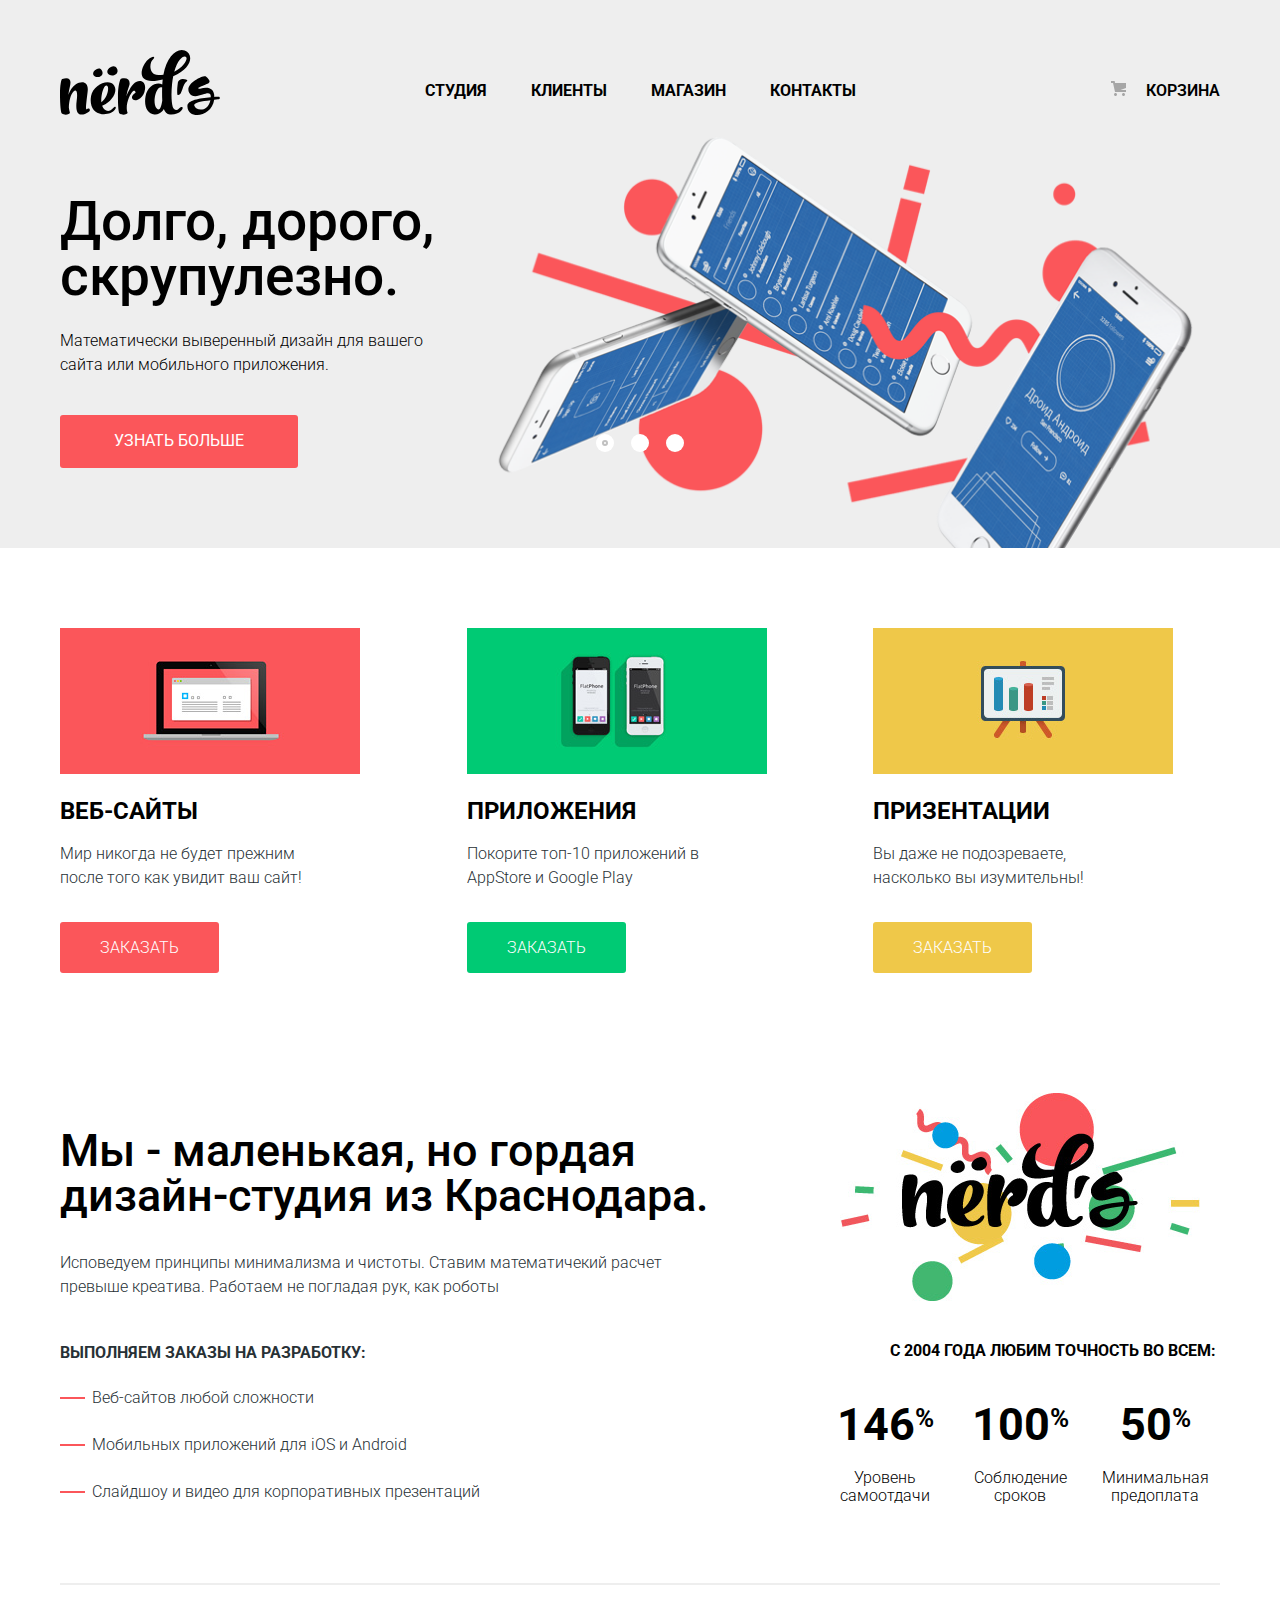
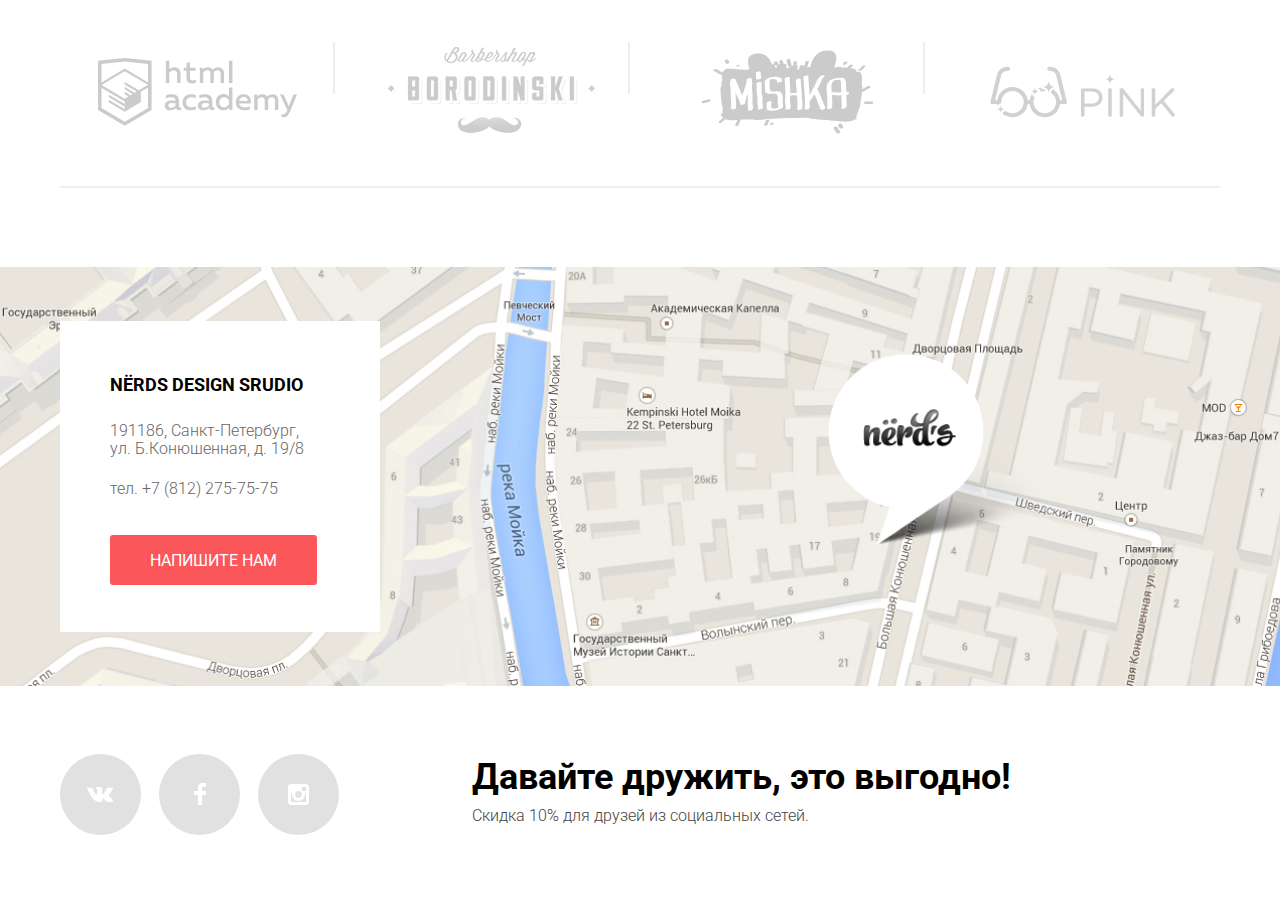
<file: index.html>
<!DOCTYPE html>
<html class="page" lang="ru">
<head>
	<meta charset="UTF-8">
	<meta name="viewport" content="width=device-width, initial-scale=1.0">
	<link rel="preconnect" href="https://fonts.gstatic.com">
	<link href="https://fonts.googleapis.com/css2?family=Roboto:wght@300;400;500;700&display=swap" rel="stylesheet">
	<link rel="stylesheet" href="css/normalize.css">
	<link rel="stylesheet" href="css/style.css">
	<title>Дизайн студия Нёрдс</title>
	<link rel="icon" href="favicon.ico">
	<link rel="icon" href="img/favicon/icon.svg" type="image/svg+xml">
	<link rel="apple-touch-icon" href="img/favicon/180.png">
	<link rel="manifest" href="manifest.webmanifest">
</head>

<body class="page-body">
	<header class="main-header">
		<div class="header-wrapper container">
			<nav class="main-navigation">
				<a href="index.html" class="main-header-logo">
					<img src="img/logo/nerds-logo.svg" alt="Логотип дизайн-студии Нёрдс" height="66" width="160">
				</a>
				<div class="navigation-wrapper">
					<ul class="navigation-list">
						<li class="navigation-item">
							<a href="#" class="navigation-link">Студия</a>
						</li>
						<li class="navigation-item">
							<a href="#" class="navigation-link">Клиенты</a>
						</li>
						<li class="navigation-item">
							<a href="catalog.html" class="navigation-link">Магазин</a>
						</li>
						<li class="navigation-item">
							<a href="#" class="navigation-link">Контакты</a>
						</li>
					</ul>
					<div class="wrapper-cart-link">
						<a href="#" class="cart-link">Корзина</a>
					</div>
				</div>
			</nav>
		</div>
	</header>
 
	<main class="main-wrapper">
		<h1 class="main-title visually-hidden">Дизайн студия Нёрдс</h1>
		<section class="intro">
			<div class="container">
				<div class="slider-wrapper">
					<ul class="itro-list slider">
						<li class="slider-item slide-1 slider-current">
							<div class="wrapper-slide__text">
								<p class="intro-large-text">Долго, дорого, скрупулезно.</p>
								<p class="intro-small-text">Математически выверенный дизайн для вашего сайта или мобильного приложения.</p>
								<a class="intro-excerpt" href="#">Узнать больше</a>
							</div>
						</li>

						<li class="slider-item slide-2">
							<div class="wrapper-slide__text">
								<p class="intro-large-text">Любим математику как ни кто другой</p>
								<p class="intro-small-text">Ни какого креатива, только математические формулы для расчета идеальных пропорций</p>
								<a class="intro-excerpt" href="#">Узнать больше</a>
							</div>
						</li>

						<li class="slider-item slide-3">
							<div class="wrapper-slide__text">
								<p class="intro-large-text">Только ночь, только хардкор</p>
								<p class="intro-small-text">Работать днем, как все? Мы против этого. Ближе к полуночи работа только начинается.</p>
								<a class="intro-excerpt" href="#">Узнать больше</a>
							</div>
						</li>
					</ul>
					<div class="slider-controls">
						<button class="slider-controls__button" type="button" aria-label="Первый слайд">
							<span class="current"></span>
						</button>
						<button class="slider-controls__button" type="button" aria-label="Второй слайд">
							<span></span>
						</button>
						<button class="slider-controls__button" type="button" aria-label="Третий слайд">
							<span></span>
						</button>
					</div>
				</div>
			</div>
		</section>

		<div class="container">
			<section class="products">
				<ul class="products-list">
					<li class="products-item">
						<img src="img/illustration-1-1.png" alt="Веб-сайты" height="146" width="300">
						<h2 class="product-title">Веб-сайты</h2>
						<p class="product-text">Мир никогда не будет прежним после того как увидит ваш сайт!</p>
						<button class="button products-button products-button-red">Заказать</button>
					</li>

					<li class="products-item">
						<img src="img/illustration-2-1.png" alt="Приложения" height="146" width="300">
						<h2 class="product-title">Приложения</h2>
						<p class="product-text">Покорите топ-10 приложений в AppStore и Google Play</p>
						<button class="button products-button products-button-green">Заказать</button>
					</li>

					<li class="products-item">
						<img src="img/illustration-3-1.png" alt="Призентации" height="146" width="300">
						<h2 class="product-title">Призентации</h2>
						<p class="product-text">Вы даже не подозреваете, насколько вы изумительны!</p>
						<button class="button products-button products-button-yellow">Заказать</button>
					</li>
				</ul>
			</section>

			<div class="index-columns">
				<section class="about">
					<h2 class="about-title">Мы - маленькая, но гордая дизайн-студия из Краснодара.</h2>
					<p class="about-text">Исповедуем принципы минимализма и чистоты. Ставим математичекий расчет превыше креатива. Работаем не погладая рук, как роботы</p>
					<h3 class="about-subtitle">Выполняем заказы на разработку:</h3>
					<ul class="about-list">
						<li class="about-item">Веб-сайтов любой сложности</li>
						<li class="about-item">Мобильных приложений для iOS и Android</li>
						<li class="about-item">Слайдшоу и видео для корпоративных презентаций</li>
					</ul>
				</section>

				<section class="advantages">
					<img src="img/nerds-illustration-1.png" alt="Nёrds">
					<h3 class="advantage-title">С 2004 года любим точность во всем:</h3>
					<ul class="advantage-list">
						<li class="advantage-item">
							<p class="advantage-item-decorate">146<sup>%</sup></p>
							<p class="advantage-item-desc">Уровень самоотдачи</p>
						</li>

						<li class="advantage-item">
							<p class="advantage-item-decorate">100<sup>%</sup></p>
							<p class="advantage-item-desc">Соблюдение сроков</p>
						</li>

						<li class="advantage-item">
							<p class="advantage-item-decorate">50<sup>%</sup></p>
							<p class="advantage-item-desc">Минимальная предоплата</p>
						</li>
					</ul>
				</section>
			</div>

			<section class="companies">
				<ul class="companies-list">
					<li class="companies-item">
						<a href="https://htmlacademy.ru/intensive/htmlcss" class="companies-link">
							<img src="img/companies/html-academy.svg" alt="">
						</a>
					</li>

					<li class="companies-item">
						<a href="#" class="companies-link">
							<img src="img/companies/borodinski.svg" alt="">
						</a>
					</li>

					<li class="companies-item">
						<a href="#" class="companies-link">
							<img src="img/companies/pink.svg" alt="">
						</a>
					</li>

					<li class="companies-item">
						<a href="#" class="companies-link">
							<img src="img/companies/mishka.svg" alt="">
						</a>
					</li>
				</ul>
			</section>
		</div>
	</main>

	<footer class="footer">
		<section class="contacts">
			<div class="container">
				<div class="contacts-wrapper">
					<h2 class="contacts-title">nёrds design srudio</h2>
					<p class="contacts-text-address">191186, Санкт-Петербург, <br>
						 ул. Б.Конюшенная, д. 19/8</p>
					<p class="contacts-tel">тел. +7 (812) 275-75-75</p>
					<button class="button contacts-button" type="submit">Напишите нам</button>
				</div>
			</div>
		</section>
		<div class="footer-sections container">
			<section class="socials-links">
				<ul class="socials-links-list">
					<li class="socials-item">
						<a class="socials-item-link" href="#">
							<span class="visually-hidden">Вконтакте</span>
							<img src="img/footer-icons/vk-icon.svg" alt="">
						</a>
					</li>

					<li class="socials-item">
						<a class="socials-item-link" href="#">
							<span class="visually-hidden">Фейсбук</span>
							<img src="img/footer-icons/fb-icon.svg" alt="">
						</a>
					</li>

					<li class="socials-item">
						<a class="socials-item-link" href="#">
							<span class="visually-hidden">Инстаграм</span>
							<img src="img/footer-icons/insta-icon.svg" alt="">
						</a>
					</li>
				</ul>
			</section>
			<section class="benefit">
				<p class="benefit-large-text">Давайте дружить, это выгодно!</p>
				<p class="benefit-small-text">Скидка 10% для друзей из социальных сетей.</p>
			</section>
		</div>
	</footer>

	<section class="modal">
		<h2 class="modal-title">Напишите нам</h2>
		<form action="https://echo.htmlacademy.ru" method="POST" class="modal-form">
			<div class="wrapper-modal">
				<p class="modal-wrapper-input">
					<label class="modal-label" for="login-login">Ваше имя:</label>
					<input class="modal-input" id="login-login" type="text" name="text" placeholder="Имя фамилия">
				</p>

				<p class="modal-wrapper-input">
					<label class="modal-label" for="login-email">Ваш email:</label>
					<input class="modal-input" id="login-email" type="email" name="email" placeholder="email@example.com">
				</p>
			</div>

			<p class="modal-wrapper-letter">
				<label class="modal-label" for="login-letter">Текст письма:</label>
				<textarea class="modal-letter" id="login-letter" rows="6" placeholder="В свободной форме"></textarea>
			</p>
			<button class="modal-button button" type="submit">Отправить</button>
		</form>
		<button class="modal-close" type="button">
			<span class="visually-hidden">Закрыть</span>
			<img src="img/icons-decorate/close.svg" alt="">
		</button>
	</section>

</body>
</html>
</file>
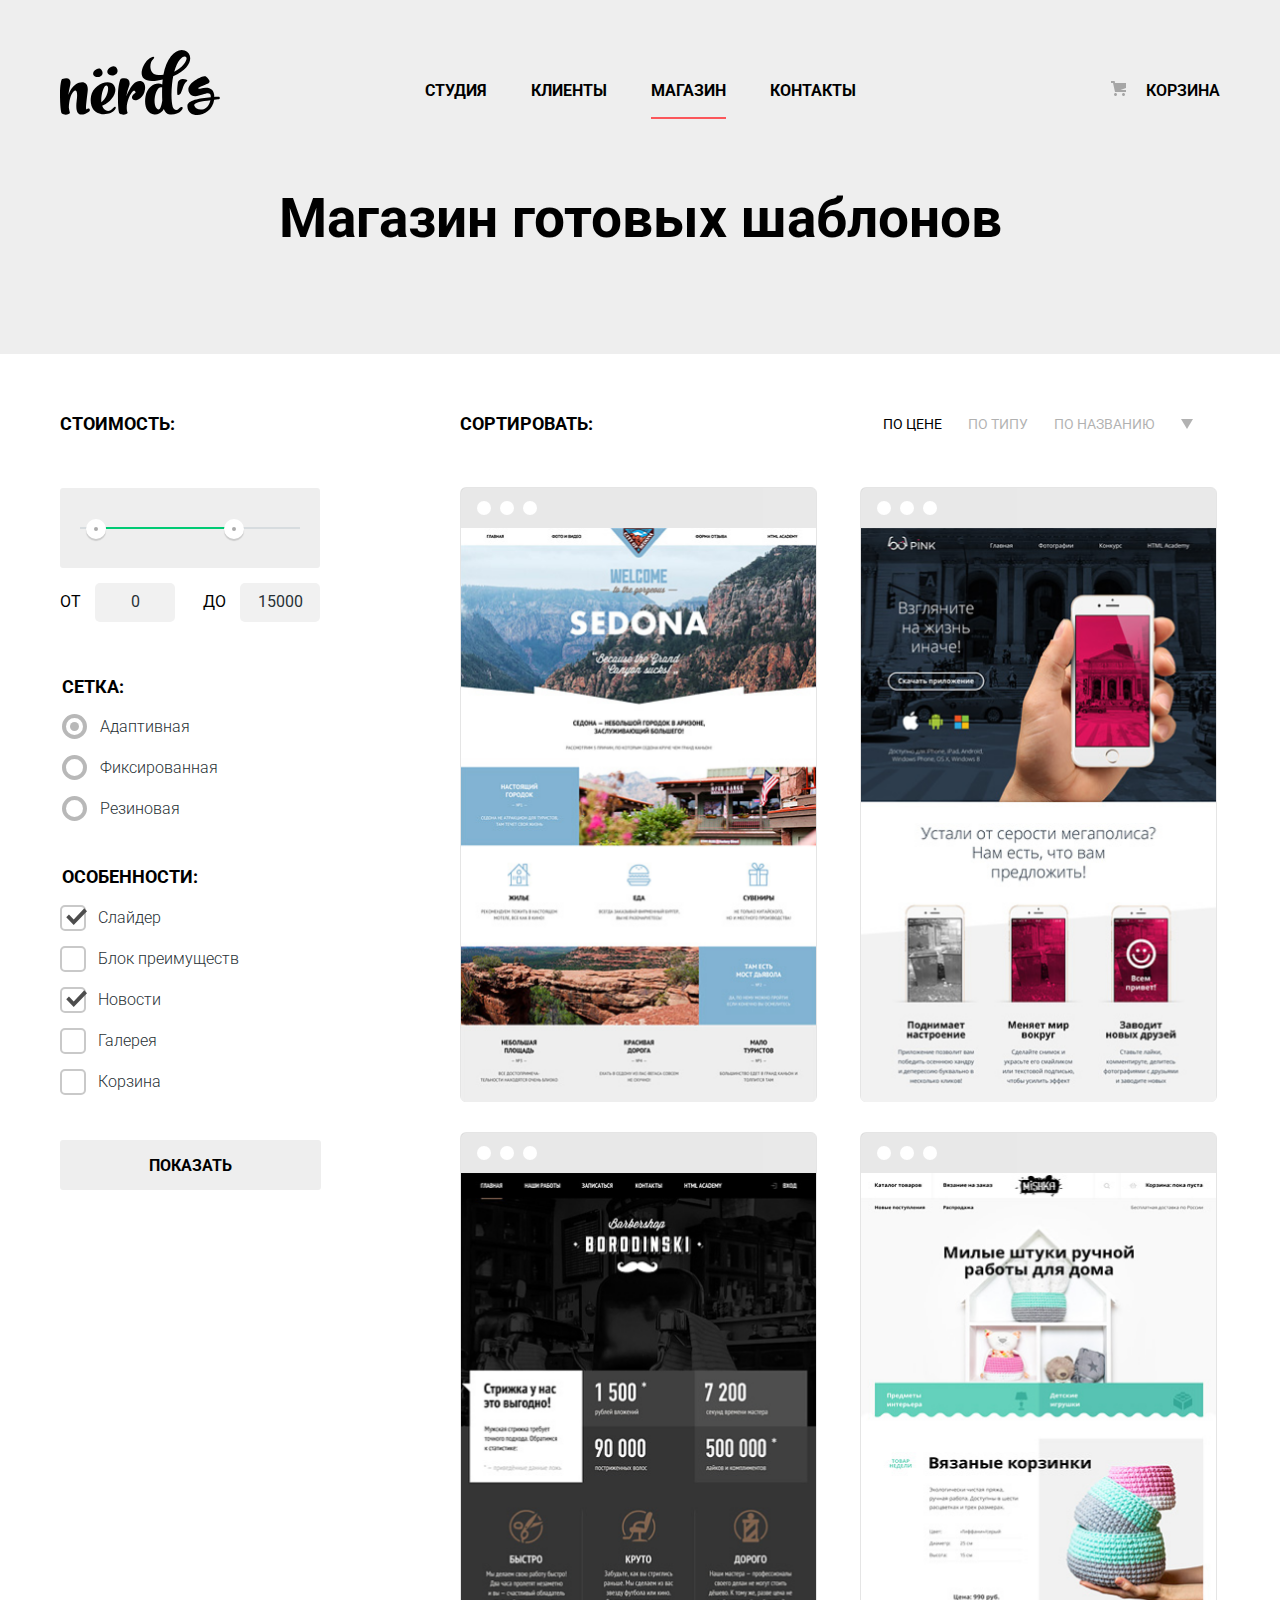
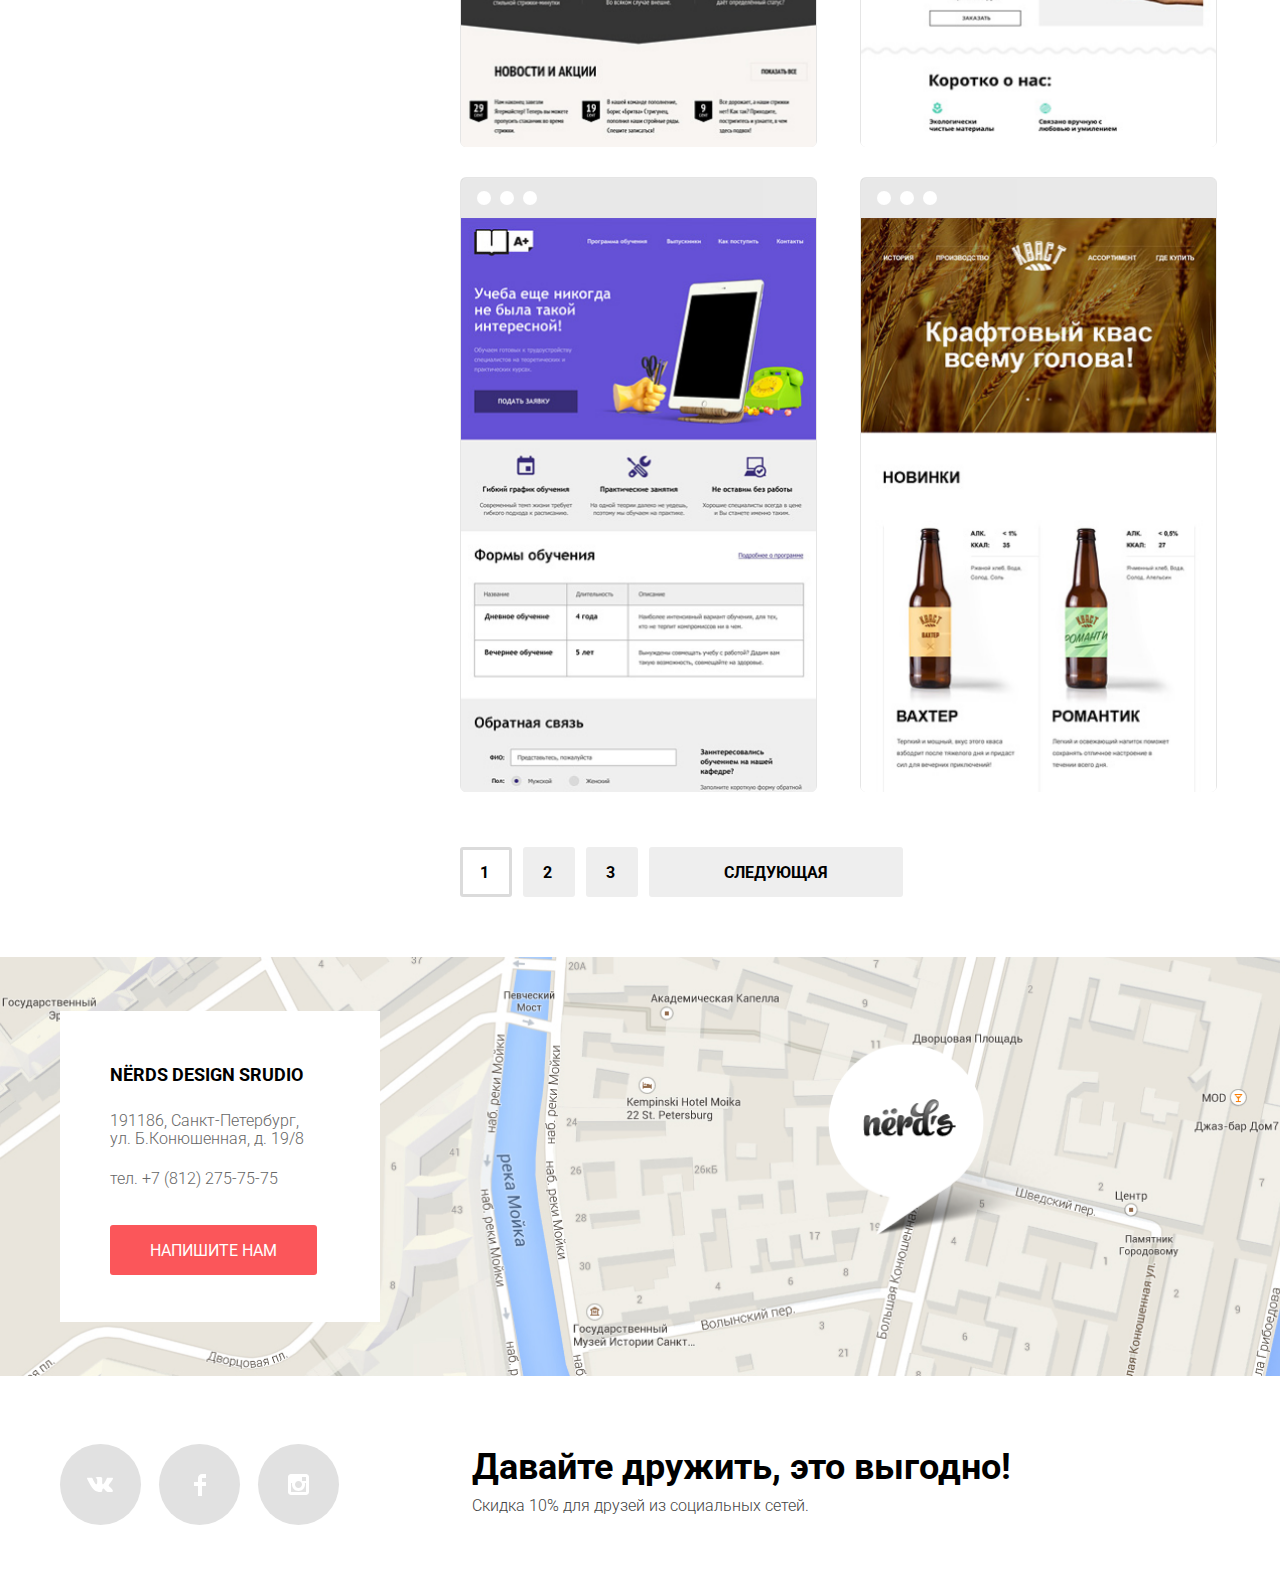
<file: catalog.html>
<!DOCTYPE html>
<html class="page" lang="ru">
<head>
	<meta charset="UTF-8">
	<meta name="viewport" content="width=device-width, initial-scale=1.0">
	<link rel="preconnect" href="https://fonts.gstatic.com">
	<link href="https://fonts.googleapis.com/css2?family=Roboto:wght@300,500;700&display=swap" rel="stylesheet">
	<link rel="stylesheet" href="css/normalize.css">
	<link rel="stylesheet" href="css/style.css">
	<title>Дизайн студия Нёрдс</title>
	<link rel="icon" href="favicon.ico">
	<link rel="icon" href="img/favicon/icon.svg" type="image/svg+xml">
	<link rel="apple-touch-icon" href="img/favicon/180.png">
	<link rel="manifest" href="manifest.webmanifest">
</head>

<body class="page-body">
	<header class="main-header">
		<div class="header-wrapper container">
			<nav class="main-navigation">
				<a href="index.html" class="main-header-logo">
					<img src="img/logo/nerds-logo.svg" alt="Логотип дизайн-студии Нёрдс" height="66" width="160">
				</a>
				<div class="navigation-wrapper">
					<ul class="navigation-list">
						<li class="navigation-item">
							<a href="#" class="navigation-link">Студия</a>
						</li>
						<li class="navigation-item">
							<a href="#" class="navigation-link">Клиенты</a>
						</li>
						<li class="navigation-item">
							<a href="catalog.html" class="navigation-link catalog-active">Магазин</a>
						</li>
						<li class="navigation-item">
							<a href="#" class="navigation-link">Контакты</a>
						</li>
					</ul>
					<div class="wrapper-cart-link">
						<a href="#" class="cart-link">Корзина</a>
					</div>
				</div>
			</nav>
		</div>
	</header>

	<main class="main-wrapper">
		<h1 class="catalog-main-title">Магазин готовых шаблонов</h1>
		<div class="catalog-wrapper container">
			<section class="filters">
				<form action="https://echo.htmlacademy.ru/" method="POST">

					<fieldset class="filter-item">
						<legend class="filter-value-title">Стоимость:</legend>

						<div class="range-filter">
							<div class="range-controls">
								<div class="scale">
									<div class="bar" style="width: 51%; margin-left: 10%;"></div>
								</div>
								<div class="toggle toggle-min" style="left: 10%"></div>
								<div class="toggle toggle-max" style="left: 63%;"></div>
							</div>

							<div class="price-controls">
								<label class="min-price">
									от <input type="number" name="min-price" value="0" tabindex="0">
								</label>
								<label class="max-price">
									до <input type="number" name="max-price" value="15000" tabindex="0">
								</label>
							</div>
						</div>
						
					</fieldset>

					<fieldset class="filter-radio">
						<legend class="filter-radio-title">Сетка:</legend>
						<ul class="filter-radio-list">
							<li class="filter-radio-item">
								<input class="filter-radio-input visually-hidden" type="radio" id="input-adaptive" checked name="group-services">
								<label class="filter-radio-label" for="input-adaptive">Адаптивная</label>
							</li>

							<li class="filter-radio-item">
								<input class="filter-radio-input visually-hidden" type="radio" id="input-fixed" name="group-services">
								<label class="filter-radio-label" for="input-fixed">Фиксированная</label>
							</li>

							<li class="filter-radio-item">
								<input class="filter-radio-input visually-hidden" type="radio" id="input-rubber" name="group-services">
								<label class="filter-radio-label" for="input-rubber">Резиновая</label>
							</li>
						</ul>
					</fieldset>

					<fieldset class="filter-features">
						<legend class="filter-features-title">Особенности:</legend>
						<ul class="filter-features-list">
							<li class="filter-features-item">
								<input class="filter-features-checkbox visually-hidden" id="filter-slider" type="checkbox" checked>
								<label class="filter-features-label" for="filter-slider">Слайдер</label>
							</li>

							<li class="filter-features-item">
								<input class="filter-features-checkbox visually-hidden" id="filter-advantages" type="checkbox">
								<label class="filter-features-label" for="filter-advantages">Блок преимуществ</label>
							</li>

							<li class="filter-features-item">
								<input class="filter-features-checkbox visually-hidden" id="filter-news" type="checkbox" checked>
								<label class="filter-features-label" for="filter-news">Новости</label>
							</li>

							<li class="filter-features-item">
								<input class="filter-features-checkbox visually-hidden" id="filter-galery" type="checkbox">
								<label class="filter-features-label" for="filter-galery">Галерея</label>
							</li>

							<li class="filter-features-item">
								<input class="filter-features-checkbox visually-hidden" id="filter-basket" type="checkbox">
								<label class="filter-features-label" for="filter-basket">Корзина</label>
							</li>
						</ul>
					</fieldset>
					<button class="button filters-button" type="submit">Показать</button>
				</form>
			</section>

			<section class="projects">
				<div class="sorting-wrapper">
					<p class="sorting-title">Сортировать:</p>
					<ul class="sorting-list">

						<li class="sorting-item">
							<a class=" sorting-item-link sorting-current">По цене</a>
						</li>

						<li class="sorting-item">
							<a href="#" class="sorting-item-link">По типу</a>
						</li>

						<li class="sorting-item">
							<a href="#" class="sorting-item-link">По названию</a>
						</li>

						<li class="sorting-item">
							<span class="item-decorete sorting-item-link"></span>
						</li>
					</ul>
				</div>
				<ul class="projects-list">
					<li class="projects-item">
						<div href="#" class="project-block">
							<div class="project-decorate">
								<div class="project-decorate__circle"></div>
								<div class="project-decorate__circle"></div>
								<div class="project-decorate__circle"></div>
							</div>
							<img src="img/catalog/sedona-img.png" alt="Шаблон сайта Sedona" height="578" width="358">
							<div class="project-price">
								<a href="#" class="project-price__title">sedona</a>
								<p class="project-price__text">Информационный сайт <br> для туристов</p>
								<a href="#" class="button project-price__link">9 900 <span>&#8381;</span></a>
							</div>
						</div>
					</li>

					<li class="projects-item">
						<div href="#" class="project-block">
							<div class="project-decorate">
								<div class="project-decorate__circle"></div>
								<div class="project-decorate__circle"></div>
								<div class="project-decorate__circle"></div>
							</div>
							<img src="img/catalog/pink-img.png" alt="Шаблон сайта Pink" height="578" width="358">
							<div class="project-price">
								<a href="#" class="project-price__title">pink app</a>
								<p class="project-price__text">Продуктовый лендинг <br> приложение для iOS и Android</p>
								<a href="#" class="button project-price__link">9 900 <span>&#8381;</span></a>
							</div>
						</div>
					</li>

					<li class="projects-item">
						<div href="#" class="project-block">
							<div class="project-decorate">
								<div class="project-decorate__circle"></div>
								<div class="project-decorate__circle"></div>
								<div class="project-decorate__circle"></div>
							</div>
							<img src="img/catalog/borodiski-img.png" alt="Шаблон сайта Borodinski" height="578" width="358">
							<div class="project-price">
								<a href="#" class="project-price__title">barbershop</a>
								<p class="project-price__text">Сайт салона красоты. <br> Для мужчин, да.</p>
								<a href="#" class="button project-price__link">9 900 <span>&#8381;</span></a>
							</div>
						</div>
					</li>

					<li class="projects-item">
						<div href="#" class="project-block">
							<div class="project-decorate">
								<div class="project-decorate__circle"></div>
								<div class="project-decorate__circle"></div>
								<div class="project-decorate__circle"></div>
							</div>
							<img src="img/catalog/mishka-img.png" alt="Шаблон сайта Mishka" height="578" width="358">
							<div class="project-price">
								<a href="#" class="project-price__title">mishka</a>
								<p class="project-price__text">Интернет-магазин <br> вязаных игрушек</p>
								<a href="#" class="button project-price__link">9 900 <span>&#8381;</span></a>
							</div>
						</div>
					</li>

					<li class="projects-item">
						<div href="#" class="project-block">
							<div class="project-decorate">
								<div class="project-decorate__circle"></div>
								<div class="project-decorate__circle"></div>
								<div class="project-decorate__circle"></div>
							</div>
							<img src="img/catalog/a+-img.png" alt="Шаблон сайта A+" height="578" width="358">
							<div class="project-price">
								<a href="#" class="project-price__title">A plus</a>
								<p class="project-price__text">Лендинг курсов повышения <br> квалификации</p>
								<a href="#" class="button project-price__link">9 900 <span>&#8381;</span></a>
							</div>
						</div>
					</li>

					<li class="projects-item">
						<div href="#" class="project-block">
							<div class="project-decorate">
								<div class="project-decorate__circle"></div>
								<div class="project-decorate__circle"></div>
								<div class="project-decorate__circle"></div>
							</div>
							<img src="img/catalog/kvast-img.png" alt="Шаблон сайта Кваст" height="578" width="358">
							<div class="project-price">
								<a href="#" class="project-price__title">кваст</a>
								<p class="project-price__text">Промо-сайт производителя <br> крафтового кваса</p>
								<a href="#" class="button project-price__link">9 900 <span>&#8381;</span></a>
							</div>
						</div>
					</li>
				</ul>

				<ul class="pagination-list">
					<li class="pagination-item">
						<a class="projects-current">1</a>
					</li>

					<li class="pagination-item">
						<a href="#" class="pagination-item__link">2</a>
					</li>

					<li class="pagination-item">
						<a href="#" class="pagination-item__link">3</a>
					</li>

					<li class="pagination-item">
						<a href="#" class="pagination-item__link pagination-link__next">Следующая</a>
					</li>
				</ul>
			</section>
		</div>
	</main>

	<footer class="footer">
		<section class="contacts">
			<div class="container">
				<div class="contacts-wrapper">
					<h2 class="contacts-title">nёrds design srudio</h2>
					<p class="contacts-text-address">191186, Санкт-Петербург, <br>
						 ул. Б.Конюшенная, д. 19/8</p>
					<p class="contacts-tel">тел. +7 (812) 275-75-75</p>
					<button class="button contacts-button" type="submit">Напишите нам</button>
				</div>
			</div>
		</section>
		<div class="footer-sections container">
			<section class="socials-links">
				<ul class="socials-links-list">
					<li class="socials-item">
						<a class="socials-item-link" href="#">
							<span class="visually-hidden">Вконтакте</span>
							<img src="img/footer-icons/vk-icon.svg" alt="">
						</a>
					</li>

					<li class="socials-item">
						<a class="socials-item-link" href="#">
							<span class="visually-hidden">Фейсбук</span>
							<img src="img/footer-icons/fb-icon.svg" alt="">
						</a>
					</li>

					<li class="socials-item">
						<a class="socials-item-link" href="#">
							<span class="visually-hidden">Инстаграм</span>
							<img src="img/footer-icons/insta-icon.svg" alt="">
						</a>
					</li>
				</ul>
			</section>
			<section class="benefit">
				<p class="benefit-large-text">Давайте дружить, это выгодно!</p>
				<p class="benefit-small-text">Скидка 10% для друзей из социальных сетей.</p>
			</section>
		</div>
	</footer>
</body>
</html>
</file>
<file: css/style.css>
/* Variables */
:root{
	--basic-black: #000000;
	--basic-white: #ffffff;
	--basic-dark: #283136;
	--special-contacts: #666666;
	--special-footer: #444444;
	--background-yellow: #EFC849;
	--color-logo-active: #A6A6A6;
	--background-red: #FB565A;
	--background-green: #00CA74;
	--background-section: #EEEEEE;
	--color-hover-link: #FB565A;
	--color-excerpt-hover: #E74246;
	--color-opacity: rgba(255, 255, 255, .3);
	--active-button-red: #D7373B;
	--hover-button-green: #00BC6C;
	--active-button-green: #00AA62;
	--hover-button-yellow: #EAB534;
	--active-button-yellow: #E5A722;
	--color-special-current: #DBDBDB;
	--background-pagination-hover: #DFDFDF;
	--background-pagination-continuation: #D5D5D5;
	--color-active-black: rgba(0, 0, 0, .3);
	--decorate-color: rgba(0,0,0, .1);
	--color-checkbox: #4D4D4D;
	--background-color-scale: #D7DCDF;
	--background-color-bar: #00CA74;
	--background-input: #f1f1f1;
	--background-social-link: #E1E1E1;
	--svg-opacity: rgba(0, 0, 0, .2);
	--svg-opacity-active: rgba(0, 0, 0, .1);
	--range-controls-background: #ABABAB;
	--modal-color-border: #D7DCDE;
	--placeholder-color: rgba(68, 68, 68, .5);
	--background-button-close: rgba(251, 86, 90, 0.3);
	--background-button-close-active: rgba(251, 86, 90, 0.1);
	--border-color-button: #C1C1C1;
}

*{
	box-sizing: border-box;
}

ul{
	list-style-type: none;
	margin: 0;
	padding: 0;
}

img{
  max-width: 100%;
  height: auto;
}

h1,h2,h3,h4,h5,h6{
	padding: 0;
	margin: 0;
}

p{
	padding: 0;
	margin: 0;
}

.page{
	height: 100%;
}

.page-body{
	font-family: 'Roboto',Arial, sans-serif;
}

.container{
	width: 1180px;
	margin: 0 auto;
	padding: 0 10px;
}

/* header */
.main-header{
	padding-top: 49px;
	text-transform: uppercase;
	background-color: var(--background-section);
}

.main-header-logo:hover img{
	opacity: .7;
}

.main-header-logo:active img{
	opacity: .3;
}

.main-navigation{
	display: grid;
	grid-template-columns: 160px 1fr;
}

.navigation-wrapper{
	display: grid;
	grid-template-columns: 1fr 160px;
	padding-top: 13px;
}

.navigation-list{
	display: flex;
	justify-content: center;
	align-items: center;
	flex-wrap: wrap;
}

.navigation-item{
	margin-right: 22px;
	margin-left: 22px;
}

.navigation-item:first-child{
	margin-left: 0;
}

.navigation-item:last-child{
	margin-right: 0;
}

.navigation-link{
	display: block;
	font-weight: 700;
	font-size: 16px;
	line-height: 30px;
	color: var(--basic-black);
	text-decoration: none;
}

.navigation-link:hover, .cart-link:hover{
	color: var(--color-hover-link);
}

.navigation-link:active, .cart-link:active{
	color: var(--basic-black);
	opacity: 0.2;
}

.catalog-active{
	position: relative;
}

.catalog-active::before{
	position: absolute;
	content: "";
	display: block;
	width: 100%;
	height: 2px;
	top: 41px;
	left: 0;
	background-color: var(--color-hover-link);
}

.wrapper-cart-link{
	display: flex;
	justify-content: flex-end;
	align-items: center;
}

.cart-link{
	display: inline-block;
	font-weight: 600;
	line-height: 30px;
	color: var(--basic-black);
	text-decoration: none;
}

.cart-link::before{
	margin-right: 20px;
	content: "";
	display: inline-block;
	width: 15px;
	height: 15px;
	background: url("../img/icons-decorate/cart-icon.svg") center no-repeat;
}

/* main */
.visually-hidden{
	position: absolute;
	height: 1px;
  width: 1px;
  margin: -1px;
  border: 0;
  padding: 0;
  white-space: nowrap;
  clip-path: inset(100%);
  clip: rect(0 0 0 0);
  overflow: hidden;
}

/* intro */
.intro{
	background-color: var(--background-section);
}

.slider-wrapper{
	position: relative;
}

.slider-item{
	display: none;
}

.slider-current{
	display: block;
}

.slide-1{
	background: transparent url('../img/slider/slide-1.png') right/auto 100% no-repeat;
}

.slide-2{
	background: transparent url('../img/slider/slide-2.png') right/auto 100% no-repeat;
}

.slide-3{
	background: transparent url('../img/slider/slide-3.png') right/auto 100% no-repeat;
}

.wrapper-slide__text{
	width: 540px;
}

.intro-large-text{
	padding-top: 75px;
	font-weight: 500;
	font-size: 55px;
	line-height: 55px;
	color: var(--basic-black); 
}

.intro-small-text{
	padding-top: 25px;
	padding-right: 160px;
	font-size: 16px;
	line-height: 24px;
	font-weight: 300;
}

.intro-excerpt{
	display: inline-block;
	margin-top: 38px;
	margin-bottom: 80px;
	padding: 17px 54px;
	color: var(--basic-white);
	background-color: var(--background-red);
	text-transform: uppercase;
	font-weight: 400;
	text-decoration: none;
	border-radius: 3px;
}

.intro-excerpt:hover{
	background-color: var(--color-excerpt-hover);
}

.intro-excerpt:active{
	color: var(--color-opacity);
	background-color: var(--active-button-red);
	box-shadow: inset 0px 3px 0px rgba(0, 1, 1, 0.1);
}

.slider-controls{
	display: flex;
	justify-content: space-between;
	position: absolute;
	bottom: 96px;
	left: 536px;
	width: 88px;
	z-index: 20;
}

.slider-controls .current{
	display: block;
}

.slider-controls__button{
	display: flex;
	justify-content: center;
	align-items: center;
	width: 18px;
	height: 18px;
	background-color: var(--basic-white);
	border: none;
	border-radius: 50%;
	cursor: pointer;
}

.slider-controls__button span{
	display: none;
	height: 6px;
	width: 6px;
	background-color: transparent;
	border-radius: 50%;
	border: 2px solid var(--border-color-button);
}

/* products */
.products{
	padding-top: 80px;
}

.products-list{
	display: grid;
	grid-template-columns: 1fr 1fr 1fr;
	gap: 60px;
}

.product-title{
	margin-top: 18px;
	font-weight: 700;
	font-size: 24px;
	line-height: 30px;
	text-transform: uppercase;
}

.product-text{
	margin-top: 16px;
	padding-right: 100px;
	font-weight: 300;
	font-size: 16px;
	line-height: 24px;
	color: var(--basic-dark);
}

.products-button{
	margin-top: 32px;
}

.button{
	border-radius: 3px;
	padding: 17px 40px 15px;
	border: none;
	color: var(--basic-white);
	text-transform: uppercase;
	font-weight: 300;
	text-decoration: none;
}

.products-button-red{
	background-color: var(--background-red);
}

.products-button-red:hover{
	background-color: var(--color-excerpt-hover);
}

.products-button-red:active{
	color: var(--color-opacity);
	background-color: var(--active-button-red);
	box-shadow: inset 0px 3px 0px rgba(0, 1, 1, 0.1);
}

.products-button-green{
	background-color: var(--background-green);
}

.products-button-green:hover{
	background-color: var(--hover-button-green);
}

.products-button-green:active{
	background-color: var(--active-button-green);
	color: var(--color-opacity);
	box-shadow: inset 0px 3px 0px rgba(0, 1, 1, 0.1);
}

.products-button-yellow{
	background-color: var(--background-yellow);
}

.products-button-yellow:hover{
	background-color: var(--hover-button-yellow);
}

.products-button-yellow:active{
	background-color: var(--active-button-yellow);
	color: var(--color-opacity);
	box-shadow: inset 0px 3px 0px rgba(0, 1, 1, 0.1);
}

/* index-columns */
.index-columns{
	display: grid;
	grid-template-columns: 650px auto;
	padding-top: 120px;
}

/* about */
.about-title{
	padding-top: 35px;
	font-weight: 500;
	font-size: 45px;
	line-height: 45px;
}

.about-text, .about-subtitle, .about-item{
	color: var(--basic-dark);
}

.about-text{
	margin-top: 33px;
	font-weight: 300;
	font-size: 16px;
	line-height: 24px;
}

.about-subtitle{
	margin-top: 42px;
	font-weight: 700;
	font-size: 16px;
	line-height: 24px;
	text-transform: uppercase;
}

.about-list{
	margin-top: 21px;
}

.about-item{
	position: relative;
	margin-bottom: 23px;
	padding-left: 32px;
	font-weight: 300;
	font-size: 16px;
	line-height: 24px;
}

.about-item::before{
	position: absolute;
	content: "";
	display: block;
	width: 25px;
	height: 2px;
	top: 11px;
	left: 0;
	background-color: var(--background-red);
}

/* advantages */
.advantages{
	padding-left: 110px;
	text-align: center;
}

.advantage-title{
	margin-top: 34px;
	padding-left: 65px;
	font-size: 16px;
	line-height: 24px;
	font-weight: 700;
	text-transform: uppercase;
}

.advantage-list{
	display: grid;
	grid-template-columns: 1fr 1fr 1fr;
	gap: 5px;
	margin-top: 25px;
}

.advantage-item-decorate{
	padding-top: 5px;
	font-weight: 700;
	font-size: 45px;
	line-height: 64px;
}

.advantage-item-decorate sup{
	font-size: 26px;
	line-height: 40px;
}

.advantage-item-desc{
	padding-top: 12px;
	font-weight: 300;
	font-size: 16px;
	line-height: 18px;
}

/* companies */
.companies{
	position: relative;
	padding-top: 100px;
	padding-bottom: 126px;
}

.companies::before, .companies::after{
	position: absolute;
	content: "";
	width: 100%;
	height: 2px;
	display: block;
	background-color: var(--background-section);
}

.companies::before{
	top: 56px;
	left: 0;
}

.companies::after{
	bottom: 79px;
	left: 0;
}

.companies-list{
	display: grid;
	grid-template-columns: 1fr 1fr 1fr 1fr;
	gap: 20px;
	align-items: center;
	text-align: center;
}

.companies-item{
	padding-top: 20px;
	position: relative;
	display: flex;
	justify-content: center;
	align-items: center;
	height: 100%;
}

.companies-item::before{
	position: absolute;
	content: "";
	display: block;
	top: 15px;
	right: 0;
	width: 2px;
	height: 52px;
	background-color: var(--background-section);
}

.companies-item:last-child::before{
	display: none;
}

.companies-link img{
	opacity: .2;
}

.companies-link:hover img{
	opacity: 1;
}

.companies-link:active img{
	opacity: .1;
}

/* contacts */
.contacts{
	padding-top: 54px;
	padding-bottom: 54px;
	background: url('../img/background-contacts/bg-map.png') 0 0/cover no-repeat;
}

.contacts-wrapper{
	padding-left: 50px;
	background-color: var(--basic-white);
	width: 320px;
}

.contacts-title{
	padding-top: 49px;
	font-weight: 700;
	font-size: 18px;
	line-height: 30px;
	text-transform: uppercase;
}

.contacts-text-address, .contacts-tel{
	padding-top: 22px;
	font-weight: 300;
	font-size: 16px;
	line-height: 18px;
	color: var(--special-contacts);
}

.contacts-button{
	margin-top: 37px;
	margin-bottom: 47px;
	color: var(--basic-white);
	font-weight: 400;
	font-size: 16px;
	line-height: 18px;
	background-color: var(--background-red);
	text-transform: uppercase;
}

.contacts-button:hover{
	background-color: var(--color-excerpt-hover);
}

.contacts-button:active{
	color: var(--color-opacity);
	background-color: var(--active-button-red);
	box-shadow: inset 0px 3px 0px rgba(0, 1, 1, 0.1);
}

/* footer */
.footer{
	padding-bottom: 68px;
}

/* footer-sections */
.footer-sections{
	margin-top: 68px;
	display: grid;
	grid-template-columns: min-content 1fr;
	gap: 20px;
}

.socials-links-list{
	display: flex;
}

.socials-item{
	margin: 0 9px;
}

.socials-item-link{
	display: flex;
	justify-content: center;
	align-items: center;
	width: 81px;
	height: 81px;
	border-radius: 50%;
	background: var(--background-social-link);
}

.socials-item-link:hover{
	background: var(--color-excerpt-hover);
}

.socials-item-link:active img{
	opacity: .3;
}

.socials-item:last-child{
	margin-right: 0;
}

.socials-item:first-child{
	margin-left: 0;
}

/* benefit */
.benefit{
	padding-top: 5px;
	padding-left: 113px;
}

.benefit-large-text{
	font-weight: 700;
	font-size: 36px;
	line-height: 36px;
}

.benefit-small-text{
	margin-top: 10px;
	font-weight: 300;
	font-size: 16px;
	line-height: 22px;
	color: var(--special-footer);
}

/* catalog */
.catalog-main-title{
	padding-top: 72px;
	padding-bottom: 108px;
	text-align: center;
	font-weight: 700;
	font-size: 55px;
	line-height: 55px;
	background-color: var(--background-section);
}

/* catalog-wrapper */
.catalog-wrapper{
	display: grid;
	grid-template-columns: 260px 1fr;
	column-gap: 140px;
	padding-top: 55px;
}

/* filters */
.filters{
	grid-column: 1 / 2;
}

.filter-item{
	margin: 0;
	padding: 0;
	border: none;
}

.range-filter{
	margin-top: 49px;
	width: 260px;
}

.range-controls{
	position: relative;
	margin-bottom: 15px;
	height: 80px;
	padding-top: 39px;
	padding-left: 20px;
	padding-right: 20px;
	background-color: var(--background-section);
	border-radius: 3px;
}

.scale{
	height: 2px;
	background: var(--background-color-scale);
}

.bar{
	position: absolute;
	height: 2px;
	background: var(--background-color-bar);
}

.range-controls .toggle{
	position: absolute;
	top: 31px;
	width: 20px;
	height: 20px;
	padding: 0;
	border: 8px solid var(--basic-white);
	background: var(--range-controls-background);
	border-radius: 50%;
	box-shadow: 0px 2px 1px rgba(0, 0, 0, 0.15);
	cursor: pointer;
}

.price-controls{
	display: flex;
	justify-content: space-between;
}

.price-controls label{
	text-transform: uppercase;
}

.price-controls input{
	width: 80px;
	padding-top: 10px;
	padding-bottom: 10px;
	padding-left: 17px;
	margin-left: 10px;
	text-align: center;
	color: var(--basic-dark);
	border: none;
	border-radius: 5px;
	background: var(--background-input);
	font-family: inherit;
	font-size: inherit;
}

.filter-radio{
	margin-top: 50px;
}

.filter-value,
.filter-radio,
.filter-features{
	border: none;
	padding-left: 0;
}

.filter-value-title,
.filter-features-title,
.filter-radio-title{
	font-weight: 700;
	font-size: 18px;
	line-height: 30px;
	text-transform: uppercase;
}

.filter-radio-label{
	position: relative;
	display: block;
	padding-left: 38px;
	font-weight: 300;
	font-size: 16px;
	line-height: 19px;
	color: var(--basic-dark);
	cursor: pointer;
}

.filter-radio-input + label::before{
	position: absolute;
	content: "";
	left: 0;
	top: -3px;
	width: 17px;
	height: 17px;
	border: 4px solid var(--color-checkbox);
	opacity: .4;
	border-radius: 50%;
}

.filter-radio-input:checked + label::after{
	position: absolute;
	content: "";
	top: 5px;
	left: 8px;
	width: 9px;
	height: 9px;
	background-color: var(--color-checkbox);
	border-radius: 50%;
	opacity: .4;
}

.filter-radio-list, .filter-features-list{
	margin-top: 10px;
}

.filter-radio-item, .filter-features-item{
	margin-bottom: 22px;
}

.filter-radio-item:last-child,
.filter-features-item:last-child{
	margin-bottom: 0;
}

.filter-features{
	margin-top: 34px;
}

.filter-features-label{
	position: relative;
	display: block;
	padding-left: 36px;
	font-weight: 300;
	font-size: 16px;
	line-height: 19px;
	color: var(--basic-dark);
	cursor: pointer;
}

.filter-features-checkbox + label::before{
	position: absolute;
	content: "";
	left: -2px;
	top: -3px;
	width: 22px;
	height: 22px;
	border: 2px solid var(--color-checkbox);
	border-radius: 5px;
	background-color: inherit;
	opacity: .3;
}

.filter-features-checkbox:checked + label::after{
	position: absolute;
	content: "";
	left: 3px;
	top: -2px;
	width: 23px;
	height: 23px;
	background-image: url('../img/icons-decorate/shape.svg');
	background-repeat: no-repeat;
	background-position: center;
}

.filters-button{
	margin-top: 39px;
	padding-left: 89px;
	padding-right: 89px;
	background-color: var(--background-section);
	color: var(--basic-black);
	font-weight: 700;
	font-size: 16px;
	line-height: 18px;
}

.filters-button:hover{
	background-color: var(--background-pagination-hover);
}

.filters-button:active{
	background-color: var(--background-pagination-continuation);
	box-shadow: inset 0px 3px 0px rgba(0, 1, 1, 0.1);
	color: var(--color-active-black);
}

/* projects */
.projects{
	grid-column: 2 / -1;
	display: grid;
	grid-template-columns: 1fr 1fr;
}

/* sorting */
.sorting-wrapper{
	grid-column: 1 / -1;
	display: flex;
	justify-content: space-between;
	padding-bottom: 48px;
}

.sorting-title{
	font-weight: 700;
	font-size: 18px;
	line-height: 30px;
	text-transform: uppercase;
}

.sorting-list{
	padding-right: 27px;
	display: flex;
	align-items: center;
}

.sorting-item{
	margin-left: 26px;
}

.item-decorete{
	display: inline-block;
	width: 0;
	height: 0;
	border-left: 6px solid transparent;
	border-right: 6px solid transparent;
	border-top: 10px solid black;
}

.sorting-item:first-child{
	margin-left: 0;
}

.sorting-item-link{
	font-weight: normal;
	font-size: 14px;
	line-height: 18px;
	text-transform: uppercase;
	text-decoration: none;
	opacity: .3;
	color: var(--basick-black);
}

.sorting-current{
	opacity: 1;
}

.sorting-item-link:hover{
	opacity: 0.6;
}

.sorting-item-link:active{
	color: var(--basick-black);
	opacity: 1;
}

/* projects-list */
.projects-list{
	display: grid;
	grid-template-columns: 1fr 1fr;
	grid-column: 1 / -1;
	column-gap: 40px;
	row-gap: 30px;
}

.projects-item{
	width: 357px;
	height: 615px;
	border: 1px solid var(--decorate-color);
	border-radius: 6px;
}

.project-block{
	position: relative;
	height: 100%;
	width: 100%;
	border-radius: 0 0 5px 5px;
}

.project-block:hover{
	box-shadow: 0px 6px 15px rgba(0, 1, 1, 0.25);
}

.project-block:hover .project-decorate{
	background-color: var(--color-checkbox);
	opacity: 1;
	border-radius: 5px 5px 0 0;
}

.project-decorate{
	padding-left: 16px;
	display: flex;
	align-items: center;
	height: 40px;
	background-color: var(--color-checkbox);
	opacity: .12;
	border-radius: 4px 5px 0 0;
}

.project-decorate__circle{
	margin-right: 9px;
	height: 14px;
	width: 14px;
	background-color: var(--basic-white);
	border-radius: 50%;
}

.project-block:hover .project-price{
	display: block;
}

.project-price{
	padding-left: 10px;
	padding-right: 10px;
	display: none;
	position: absolute;
	bottom: 0;
	left: 0;
	height: 230px;
	width: 100%;
	text-align: center;
	background-color: var(--background-section);
	border-radius: 0 0 4px 4px;
}

.project-price__title{
	margin-top: 26px;
	display: block;
	font-size: 18px;
	line-height: 30px;
	font-weight: 700;
	text-transform: uppercase;
	color: var(--basic-black);
	text-decoration: none;
}

.project-price__title:hover{
	color: var(--background-red);
}

.project-price__title:active{
	color: var(--color-active-black);
}

.project-price__text{
	margin-top: 12px;
	font-size: 16px;
	line-height: 18px;
	color: var(--special-contacts);
}

.project-price__link{
	margin-top: 32px;
	padding: 15px 72px;
	display: inline-block;
	font-weight: 600;
	line-height: 18px;
	background-color: var(--background-red);
	letter-spacing: .4px;
}

.project-price__link:hover{
	background-color: var(--color-excerpt-hover);
}

.project-price__link:active{
	background-color: var(--active-button-red);
}

/* pagination-list */
.pagination-list{
	grid-column: 1 / -1;
	display: flex;
	margin-top: 55px;
	margin-bottom: 60px;
}

.pagination-item{
	margin-right: 11px;
}

.pagination-item:last-child{
	margin-right: 0;
}

.pagination-item__link, .projects-current{
	display: inline-block;
	padding: 17px 23px 15px 20px;
	font-weight: 700;
	font-size: 16px;
	line-height: 18px;
	border-radius: 3px;
	background: var(--background-section);
	color: var(--basic-black);
	text-decoration: none;
}

.pagination-link__next{
	padding: 17px 75px 15px 75px;
	text-transform: uppercase;
}

.pagination-item__link:hover{
	background-color: var(--background-pagination-hover);
}

.pagination-item__link:active{
	background-color: var(--background-pagination-continuation);
	color: var(--color-active-black);
	box-shadow: inset 0px 3px 0px rgba(0, 1, 1, 0.1);
}

.projects-current{
	background-color: inherit;
	outline: 3px solid var(--color-special-current);
	outline-offset: -3px;
	border-radius: 3px;
}

.modal{
	display: none;
	position: fixed;
	top: 150px;
	right: 0;
	bottom: auto;
	left: 0;
	margin: auto;
	width: 960px;
	background-color: var(--basic-white);
	box-shadow: 0px 20px 40px rgba(0, 0, 0, 0.4);
}

.modal-form{
	margin: 37px auto 0;
	width: 780px;
	padding-left: 10px;
	padding-right: 10px;
}

.modal-title{
	margin-left: 100px;
	padding-top: 63px;
	font-weight: 700;
	font-size: 45px;
	line-height: 53px;
}

.wrapper-modal{
	display: flex;
	justify-content: space-between;
}

.modal-label{
	margin-bottom: 9px;
	display: block;
	font-weight: 600;
	font-size: 16px;
	line-height: 18px;
}

.modal-input{
	padding-top:12px;
	padding-bottom: 12px;
	padding-left: 10px;
	width: 360px;
	border: 2px solid var(--modal-color-border);
	box-sizing: border-box;
	border-radius: 3px;
}

.modal-input::placeholder{
	color: var(--placeholder-color);
	font-size: 16px;
	line-height: 18px;
}

.modal-wrapper-letter{
	margin-top: 34px;
}

.modal-letter{
	padding-top: 16px;
	padding-left: 16px;
	width: 100%;
	border: 2px solid var(--modal-color-border);
	box-sizing: border-box;
	border-radius: 3px;
	resize: none;
}

.modal-letter::placeholder{
	color: var(--placeholder-color);
	font-size: 16px;
	line-height: 18px;
}

.modal-button{
	margin-top: 47px;
	margin-bottom: 84px;
	background-color: var(--background-red);
	border-radius: 3px;
}

.modal-close{
	position: absolute;
	top: 78px;
	right: 90px;
	cursor: pointer;
	border: none;
	background-color: transparent;
	outline: none;
}

.modal-close img{
	opacity: .3;
}

.modal-close:hover img{
	opacity: 1;
}

.modal-close:active img{
	opacity: .1;
}
</file>
